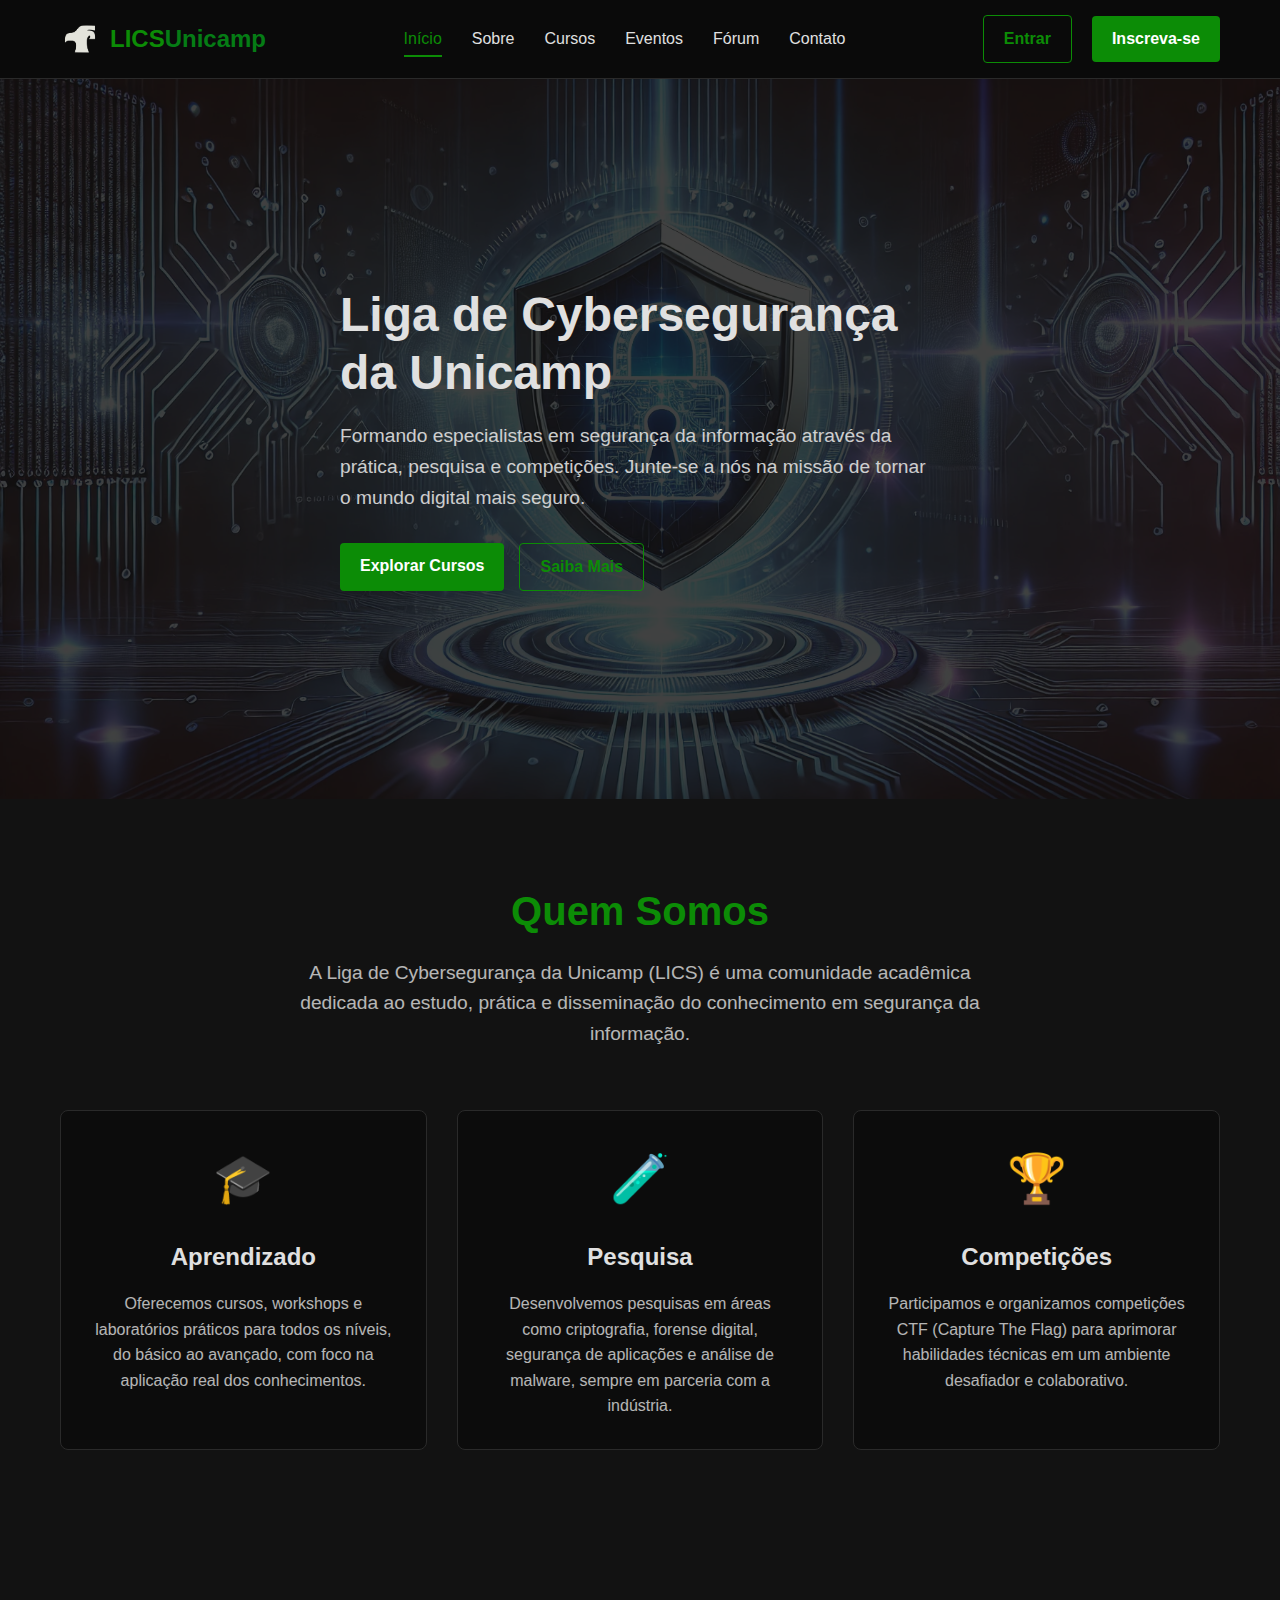
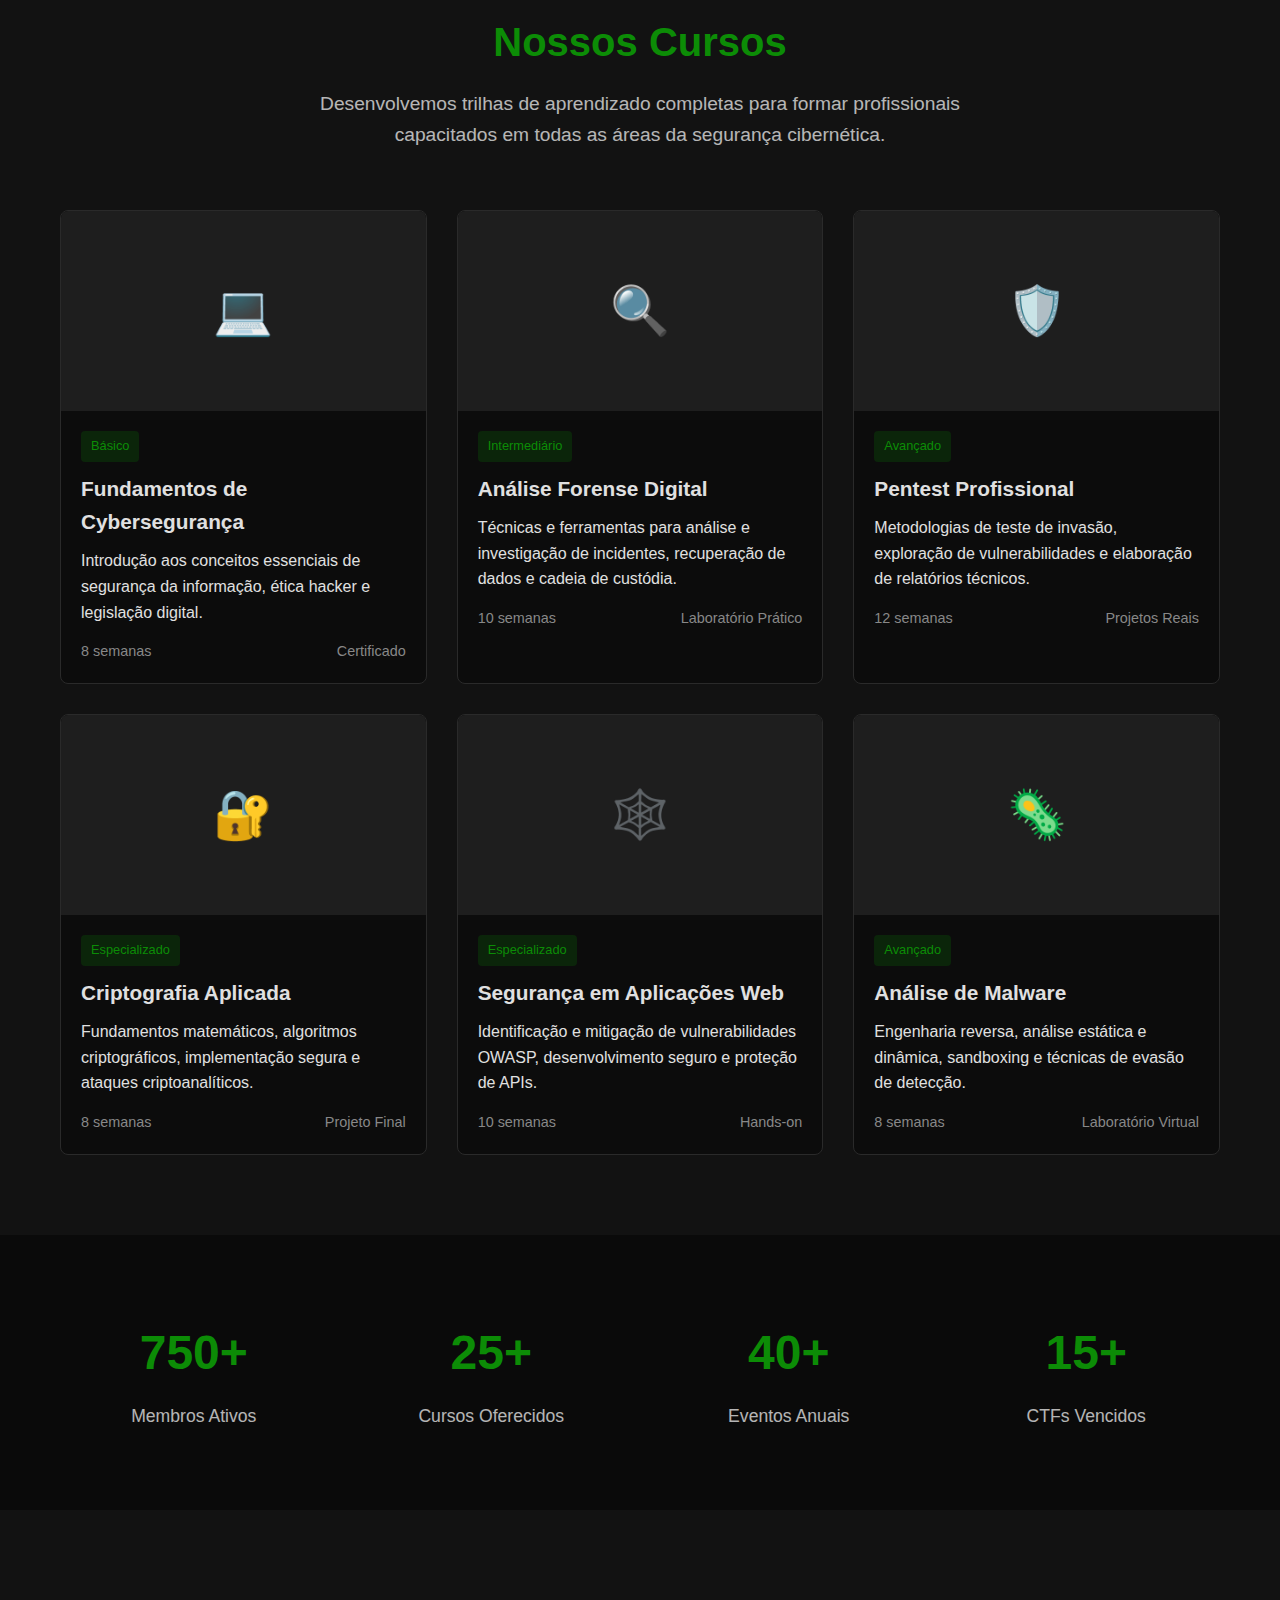
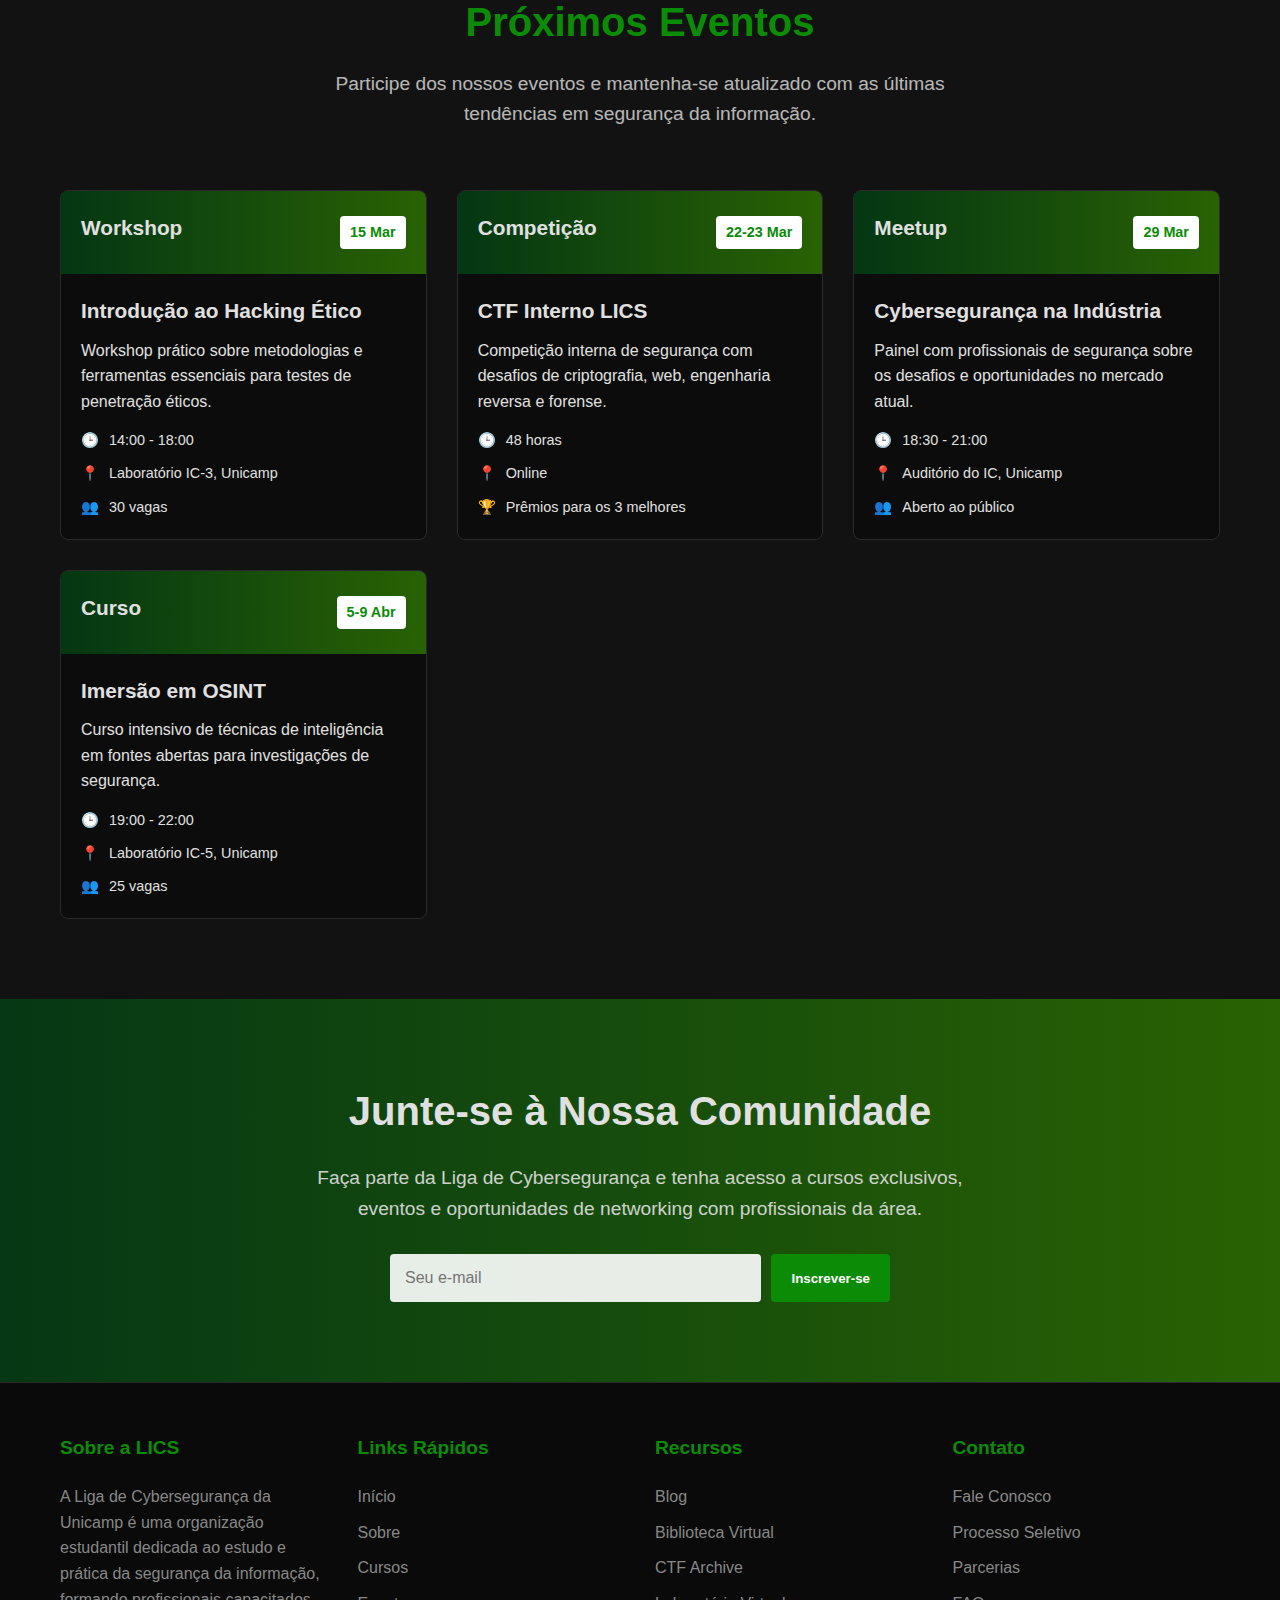
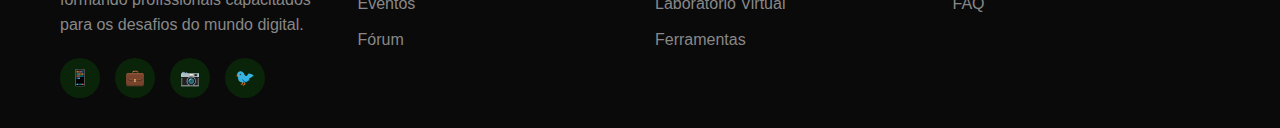
<file: index.html>
<!DOCTYPE html>
<html lang="pt-BR">

<head>
    <meta charset="UTF-8">
    <meta name="viewport" content="width=device-width, initial-scale=1.0">
    <title>LICS - Liga de Cybersegurança da Unicamp</title>
    <link rel="stylesheet" type="text/css" href="static/css/index.css" />
   
</head>

<body>
    <header>
        <div class="container header-content">
            <div class="logo">
                <img src="static/img/imgLogo.png">
                <div class="logo-text">LICS<span>Unicamp</span></div>
            </div>

            <nav class="main-nav">
                <a href="#" class="nav-link active">Início</a>
                <a href="#sobre" class="nav-link">Sobre</a>
                <a href="#cursos" class="nav-link">Cursos</a>
                <a href="#eventos" class="nav-link">Eventos</a>
                <a href="/templates/lics-forum.html" class="nav-link">Fórum</a>
                <a href="#contato" class="nav-link">Contato</a>
            </nav>

            <div class="user-nav">
                <a href="/templates/lics-authentication.html" id="loginbtn" class="btn btn-outline">Entrar</a>
                <a href="/templates/lics-authentication.html#register" id="registerbtn" class="btn">Inscreva-se</a>
            </div>
        </div>
    </header>

    <section class="hero">
        <div class="container">
            <div class="hero-content">
                <h1>Liga de Cybersegurança da Unicamp</h1>
                <p>Formando especialistas em segurança da informação através da prática, pesquisa e competições. Junte-se a nós na missão de tornar o mundo digital mais seguro.</p>
                <div class="hero-buttons">
                    <a href="#cursos" class="btn">Explorar Cursos</a>
                    <a href="#sobre" class="btn btn-outline">Saiba Mais</a>
                </div>
            </div>
        </div>
    </section>

    <section id="sobre" class="section">
        <div class="container">
            <div class="section-header">
                <h2 class="section-title">Quem Somos</h2>
                <p class="section-subtitle">A Liga de Cybersegurança da Unicamp (LICS) é uma comunidade acadêmica dedicada ao estudo, prática e disseminação do conhecimento em segurança da informação.</p>
            </div>

            <div class="about-grid">
                <div class="about-card">
                    <div class="about-icon">🎓</div>
                    <h3>Aprendizado</h3>
                    <p>Oferecemos cursos, workshops e laboratórios práticos para todos os níveis, do básico ao avançado, com foco na aplicação real dos conhecimentos.</p>
                </div>

                <div class="about-card">
                    <div class="about-icon">🧪</div>
                    <h3>Pesquisa</h3>
                    <p>Desenvolvemos pesquisas em áreas como criptografia, forense digital, segurança de aplicações e análise de malware, sempre em parceria com a indústria.</p>
                </div>

                <div class="about-card">
                    <div class="about-icon">🏆</div>
                    <h3>Competições</h3>
                    <p>Participamos e organizamos competições CTF (Capture The Flag) para aprimorar habilidades técnicas em um ambiente desafiador e colaborativo.</p>
                </div>
            </div>
        </div>
    </section>

    <section id="cursos" class="section">
        <div class="container">
            <div class="section-header">
                <h2 class="section-title">Nossos Cursos</h2>
                <p class="section-subtitle">Desenvolvemos trilhas de aprendizado completas para formar profissionais capacitados em todas as áreas da segurança cibernética.</p>
            </div>

            <div class="courses-container">
                <div class="course-card">
                    <div class="course-image">💻</div>
                    <div class="course-content">
                        <span class="course-badge">Básico</span>
                        <h3>Fundamentos de Cybersegurança</h3>
                        <p>Introdução aos conceitos essenciais de segurança da informação, ética hacker e legislação digital.</p>
                        <div class="course-info">
                            <span>8 semanas</span>
                            <span>Certificado</span>
                        </div>
                    </div>
                </div>

                <div class="course-card">
                    <div class="course-image">🔍</div>
                    <div class="course-content">
                        <span class="course-badge">Intermediário</span>
                        <h3>Análise Forense Digital</h3>
                        <p>Técnicas e ferramentas para análise e investigação de incidentes, recuperação de dados e cadeia de custódia.</p>
                        <div class="course-info">
                            <span>10 semanas</span>
                            <span>Laboratório Prático</span>
                        </div>
                    </div>
                </div>

                <div class="course-card">
                    <div class="course-image">🛡️</div>
                    <div class="course-content">
                        <span class="course-badge">Avançado</span>
                        <h3>Pentest Profissional</h3>
                        <p>Metodologias de teste de invasão, exploração de vulnerabilidades e elaboração de relatórios técnicos.</p>
                        <div class="course-info">
                            <span>12 semanas</span>
                            <span>Projetos Reais</span>
                        </div>
                    </div>
                </div>

                <div class="course-card">
                    <div class="course-image">🔐</div>
                    <div class="course-content">
                        <span class="course-badge">Especializado</span>
                        <h3>Criptografia Aplicada</h3>
                        <p>Fundamentos matemáticos, algoritmos criptográficos, implementação segura e ataques criptoanalíticos.</p>
                        <div class="course-info">
                            <span>8 semanas</span>
                            <span>Projeto Final</span>
                        </div>
                    </div>
                </div>

                <div class="course-card">
                    <div class="course-image">🕸️</div>
                    <div class="course-content">
                        <span class="course-badge">Especializado</span>
                        <h3>Segurança em Aplicações Web</h3>
                        <p>Identificação e mitigação de vulnerabilidades OWASP, desenvolvimento seguro e proteção de APIs.</p>
                        <div class="course-info">
                            <span>10 semanas</span>
                            <span>Hands-on</span>
                        </div>
                    </div>
                </div>

                <div class="course-card">
                    <div class="course-image">🦠</div>
                    <div class="course-content">
                        <span class="course-badge">Avançado</span>
                        <h3>Análise de Malware</h3>
                        <p>Engenharia reversa, análise estática e dinâmica, sandboxing e técnicas de evasão de detecção.</p>
                        <div class="course-info">
                            <span>8 semanas</span>
                            <span>Laboratório Virtual</span>
                        </div>
                    </div>
                </div>
            </div>
        </div>
    </section>

    <section class="numbers-section">
        <div class="container">
            <div class="numbers-grid">
                <div class="number-item">
                    <div class="number-value">750+</div>
                    <div class="number-label">Membros Ativos</div>
                </div>
                <div class="number-item">
                    <div class="number-value">25+</div>
                    <div class="number-label">Cursos Oferecidos</div>
                </div>
                <div class="number-item">
                    <div class="number-value">40+</div>
                    <div class="number-label">Eventos Anuais</div>
                </div>
                <div class="number-item">
                    <div class="number-value">15+</div>
                    <div class="number-label">CTFs Vencidos</div>
                </div>
            </div>
        </div>
    </section>

    <section id="eventos" class="section">
        <div class="container">
            <div class="section-header">
                <h2 class="section-title">Próximos Eventos</h2>
                <p class="section-subtitle">Participe dos nossos eventos e mantenha-se atualizado com as últimas tendências em segurança da informação.</p>
            </div>

            <div class="events-container">
                <div class="event-card">
                    <div class="event-header">
                        <h3>Workshop</h3>
                        <div class="event-date">15 Mar</div>
                    </div>
                    <div class="event-content">
                        <h3>Introdução ao Hacking Ético</h3>
                        <p>Workshop prático sobre metodologias e ferramentas essenciais para testes de penetração éticos.</p>
                        <div class="event-details">
                            <div class="event-detail">
                                <span class="event-icon">🕒</span>
                                <span>14:00 - 18:00</span>
                            </div>
                            <div class="event-detail">
                                <span class="event-icon">📍</span>
                                <span>Laboratório IC-3, Unicamp</span>
                            </div>
                            <div class="event-detail">
                                <span class="event-icon">👥</span>
                                <span>30 vagas</span>
                            </div>
                        </div>
                    </div>
                </div>

                <div class="event-card">
                    <div class="event-header">
                        <h3>Competição</h3>
                        <div class="event-date">22-23 Mar</div>
                    </div>
                    <div class="event-content">
                        <h3>CTF Interno LICS</h3>
                        <p>Competição interna de segurança com desafios de criptografia, web, engenharia reversa e forense.</p>
                        <div class="event-details">
                            <div class="event-detail">
                                <span class="event-icon">🕒</span>
                                <span>48 horas</span>
                            </div>
                            <div class="event-detail">
                                <span class="event-icon">📍</span>
                                <span>Online</span>
                            </div>
                            <div class="event-detail">
                                <span class="event-icon">🏆</span>
                                <span>Prêmios para os 3 melhores</span>
                            </div>
                        </div>
                    </div>
                </div>

                <div class="event-card">
                    <div class="event-header">
                        <h3>Meetup</h3>
                        <div class="event-date">29 Mar</div>
                    </div>
                    <div class="event-content">
                        <h3>Cybersegurança na Indústria</h3>
                        <p>Painel com profissionais de segurança sobre os desafios e oportunidades no mercado atual.</p>
                        <div class="event-details">
                            <div class="event-detail">
                                <span class="event-icon">🕒</span>
                                <span>18:30 - 21:00</span>
                            </div>
                            <div class="event-detail">
                                <span class="event-icon">📍</span>
                                <span>Auditório do IC, Unicamp</span>
                            </div>
                            <div class="event-detail">
                                <span class="event-icon">👥</span>
                                <span>Aberto ao público</span>
                            </div>
                        </div>
                    </div>
                </div>

                <div class="event-card">
                    <div class="event-header">
                        <h3>Curso</h3>
                        <div class="event-date">5-9 Abr</div>
                    </div>
                    <div class="event-content">
                        <h3>Imersão em OSINT</h3>
                        <p>Curso intensivo de técnicas de inteligência em fontes abertas para investigações de segurança.</p>
                        <div class="event-details">
                            <div class="event-detail">
                                <span class="event-icon">🕒</span>
                                <span>19:00 - 22:00</span>
                            </div>
                            <div class="event-detail">
                                <span class="event-icon">📍</span>
                                <span>Laboratório IC-5, Unicamp</span>
                            </div>
                            <div class="event-detail">
                                <span class="event-icon">👥</span>
                                <span>25 vagas</span>
                            </div>
                        </div>
                    </div>
                </div>
            </div>
        </div>
    </section>

    <section class="join-section">
        <div class="container">
            <h2 class="join-title">Junte-se à Nossa Comunidade</h2>
            <p class="join-subtitle">Faça parte da Liga de Cybersegurança e tenha acesso a cursos exclusivos, eventos e oportunidades de networking com profissionais da área.</p>
            <div class="join-form">
                <input type="email" placeholder="Seu e-mail" class="join-input">
                <button class="btn">Inscrever-se</button>
            </div>
        </div>
    </section>

    <footer>
        <div class="container">
            <div class="footer-content">
                <div class="footer-column">
                    <h3>Sobre a LICS</h3>
                    <p style="color: #888; margin-bottom: 15px;">
                        A Liga de Cybersegurança da Unicamp é uma organização estudantil dedicada ao estudo e prática da segurança da informação, formando profissionais capacitados para os desafios do mundo digital.
                    </p>
                    <div class="social-links">
                        <a href="#" class="social-icon">📱</a>
                        <a href="#" class="social-icon">💼</a>
                        <a href="#" class="social-icon">📷</a>
                        <a href="#" class="social-icon">🐦</a>
                    </div>
                </div>

                <div class="footer-column">
                    <h3>Links Rápidos</h3>
                    <ul class="footer-links">
                        <li><a href="#" class="footer-link">Início</a></li>
                        <li><a href="#sobre" class="footer-link">Sobre</a></li>
                        <li><a href="#cursos" class="footer-link">Cursos</a></li>
                        <li><a href="#eventos" class="footer-link">Eventos</a></li>
                        <li><a href="#fórum" class="footer-link">Fórum</a></li>
                    </ul>
                </div>

                <div class="footer-column">
                    <h3>Recursos</h3>
                    <ul class="footer-links">
                        <li><a href="#" class="footer-link">Blog</a></li>
                        <li><a href="#" class="footer-link">Biblioteca Virtual</a></li>
                        <li><a href="#" class="footer-link">CTF Archive</a></li>
                        <li><a href="#" class="footer-link">Laboratório Virtual</a></li>
                        <li><a href="#" class="footer-link">Ferramentas</a></li>
                    </ul>
                </div>

                <div class="footer-column">
                    <h3>Contato</h3>
                    <ul class="footer-links">
                        <li><a href="#" class="footer-link">Fale Conosco</a></li>
                        <li><a href="#" class="footer-link">Processo Seletivo</a></li>
                        <li><a href="#" class="footer-link">Parcerias</a></li>
                        <li><a href="#" class="footer-link">FAQ</a></li>
                    </ul>
                </div>
            </div>
        </div>
    </footer>
</body>
</html>
</file>
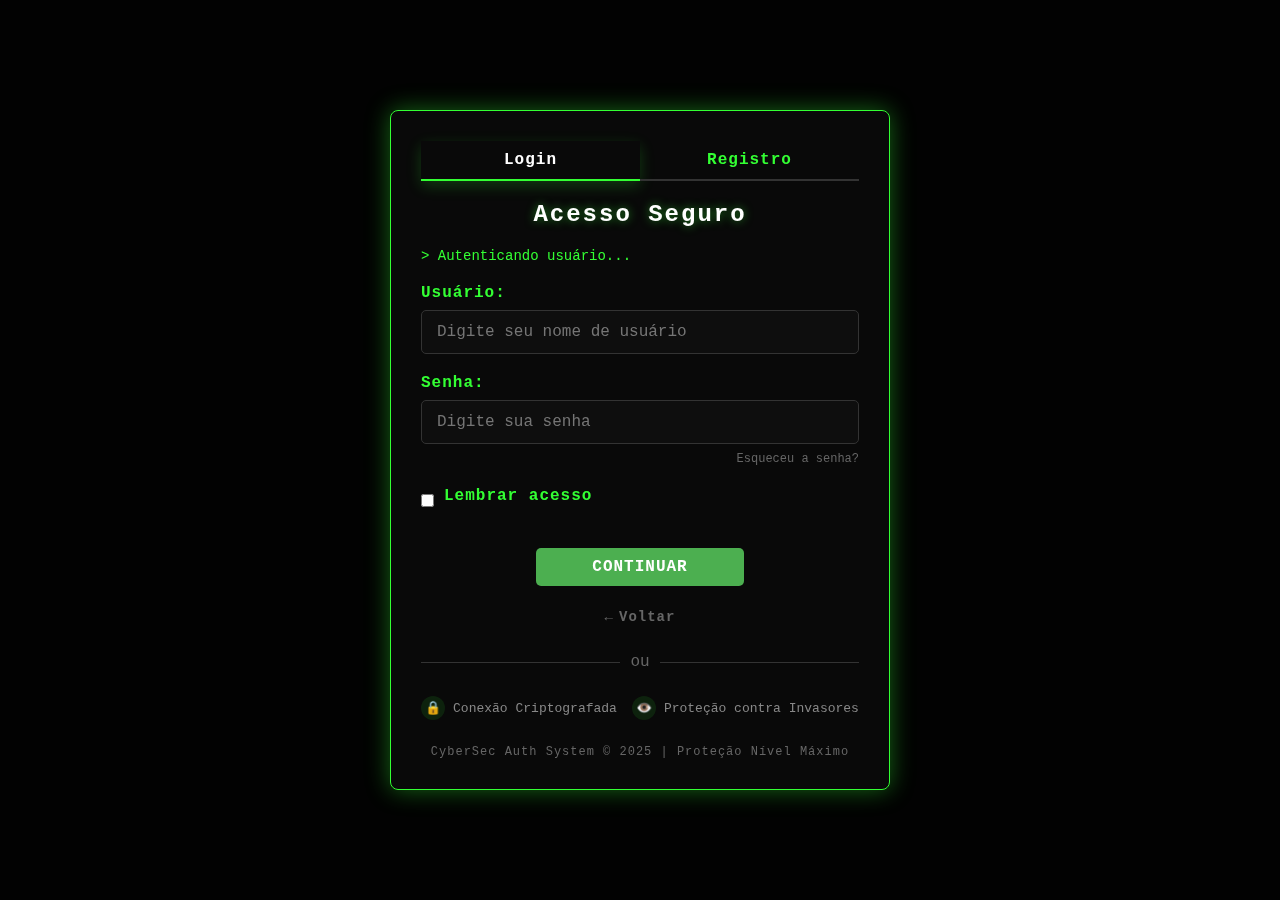
<file: templates/lics-authentication.html>
<!DOCTYPE html>
<html lang="pt-br">

<head>
    <meta charset="UTF-8">
    <meta name="viewport" content="width=device-width, initial-scale=1.0">
    <title>CyberSec Auth</title>
    <link rel="stylesheet" type="text/css" href="/static/css/authentication.css" />
    <script src="/static/js/authentication.js"></script>

</head>

<body>
    <canvas id="matrix"></canvas>

    <div class="container">
        <div class="tabs">
            <div class="tab active" data-tab="login">Login</div>
            <div class="tab" data-tab="register">Registro</div>
        </div>

        <div class="form-container active" id="login">
            <h2>Acesso Seguro</h2>
            <div class="terminal-effect">Autenticando usuário...</div>

            <form id="login-form">
                <div class="input-group">
                    <label for="login-username">Usuário:</label>
                    <input type="text" id="login-username" placeholder="Digite seu nome de usuário" required>
                </div>

                <div class="input-group">
                    <label for="login-password">Senha:</label>
                    <div class="password-wrapper">
                        <input type="password" id="login-password" placeholder="Digite sua senha" required>

                    </div>
                    <div class="error-message" id="login-error">Credenciais inválidas. Tentativa registrada.</div>
                    <div class="forgot-password">
                        <a href="#">Esqueceu a senha?</a>
                    </div>
                </div>

                <div class="input-group">
                    <div class="checkbox-wrapper">
                        <input type="checkbox" id="remember-me">
                        <label for="remember-me">Lembrar acesso</label>
                    </div>
                </div>

                <div class="actions">
                    <button type="submit">CONTINUAR</button>
                    <button type="button" class="back-button" onclick="goBack()">Voltar</button>
                </div>
            </form>

            <div class="separator">ou</div>

            <div class="security-features">
                <div class="security-feature">
                    <div class="security-icon">🔒</div> Conexão Criptografada
                </div>
                <div class="security-feature">
                    <div class="security-icon">👁️</div> Proteção contra Invasores
                </div>
            </div>
        </div>

        <div class="form-container" id="register">
            <h2>Criar Conta Segura</h2>
            <div class="terminal-effect">Inicializando registro seguro...</div>

            <form id="register-form">
                <div class="input-group">
                    <label for="register-username">Usuário:</label>
                    <input type="text" id="register-username" placeholder="Escolha um nome de usuário" required>
                </div>

                <div class="input-group">
                    <label for="register-email">E-mail:</label>
                    <input type="email" id="register-email" placeholder="Seu e-mail" required>
                </div>

                <div class="input-group">
                    <label for="register-password">Senha:</label>
                    <div class="password-wrapper">
                        <input type="password" id="register-password" class="password-input"
                            placeholder="Crie uma senha forte" required>

                    </div>
                    <div class="password-strength"><span></span></div>
                </div>

                <div class="input-group">
                    <label for="register-confirm">Confirmar Senha:</label>
                    <div class="password-wrapper">
                        <input type="password" id="register-confirm" placeholder="Confirme sua senha" required>

                    </div>
                    <div class="error-message" id="password-match-error">As senhas não correspondem.</div>
                </div>

                <div class="input-group">
                    <div class="checkbox-wrapper">
                        <input type="checkbox" id="terms" required>
                        <label for="terms">Aceito os termos de proteção de dados</label>
                    </div>
                </div>


                <div class="actions">
                    <button type="submit" id="teste">REGISTRAR</button>
                    <button type="button" class="back-button" onclick="goBack()">Voltar</button>
                </div>
            </form>

            <div class="security-features">
                <div class="security-feature">
                    <div class="security-icon">🔒</div> Criptografia de Ponta a Ponta
                </div>
                <div class="security-feature">
                    <div class="security-icon">🛡️</div> Proteção Avançada
                </div>
            </div>
        </div>

        <div class="footer">
            CyberSec Auth System © 2025 | Proteção Nível Máximo
        </div>
    </div>


    <div id="caixaMensagem" class="caixa">
        <div class="conteudo">
            <p id="message">Esta é a sua mensagem!</p>
            <button id="fecharCaixa">Fechar</button>
        </div>
    </div>


    <script>
        function goBack() {
            window.location.href = "../index.html"; // Redireciona para a rota 'index'
        }



        document.getElementById("register-form").addEventListener("submit", async function (event) {
            event.preventDefault(); // Impede o envio padrão do formulário

            // Obter o elemento da caixa de mensagem
            const caixaMensagem = document.getElementById('caixaMensagem');
            let larguraViewport = window.innerWidth;
            let valor1wPx = larguraViewport / 100;  // Valor de 1vw em pixels

            // Função para centralizar a caixa de mensagem
            function cetralizarCaixa() {
                let TamanhoCaixa = caixaMensagem.offsetWidth;  // Obtém a largura da caixa de mensagem
                TamanhoCaixa = TamanhoCaixa / 2;  // Divide por 2 para encontrar o ponto central
                let TamanhoCaixaPorcentagem = TamanhoCaixa / valor1wPx;  // Converte a largura para porcentagem
                caixaMensagem.style.left = (50 - TamanhoCaixaPorcentagem) + '%';  // Ajusta a posição para centralizar
            }

            // Obter os valores de email e senha do formulário
            const email = document.getElementById("register-email").value;
            const password = document.getElementById("register-password").value;
            const message = document.getElementById("message");  // Elemento para exibir a mensagem de status

            try {
                // Iniciar requisição de registro
                const response = await fetch("https://cybersecuritylics.onrender.com/register", {
                    method: "POST",
                    headers: {
                        "Content-Type": "application/json"
                    },
                    body: JSON.stringify({ email, password })  // Envia os dados de email e senha como JSON
                });

                // Converter a resposta da API para JSON
                const data = await response.json();

                // Verificar se a resposta da API foi bem-sucedida e se o email não foi registrado
                if (response.ok && data.exists !== true) {
                    message.innerText = "Usuário registrado com sucesso!";  // Exibe mensagem de sucesso
                    message.style.color = "green";  // Altera a cor para verde
                    caixaMensagem.style.display = 'block';  // Torna a caixa de mensagem visível
                    cetralizarCaixa();  // Centraliza a caixa de mensagem
                } else {
                    message.innerText = data.message || "Erro desconhecido";  // Exibe mensagem de erro, se houver
                    message.style.color = "whithe";  // Altera a cor do texto para branco
                    caixaMensagem.style.display = 'block';  // Torna a caixa de mensagem visível
                    cetralizarCaixa();  // Centraliza a caixa de mensagem
                }
            } catch (error) {
                // Caso ocorra algum erro na requisição, exibe a mensagem de erro
                console.error("Erro de requisição:", error);  // Exibe o erro no console
                message.innerText = "Erro ao tentar registrar. Tente novamente mais tarde.";  // Mensagem de erro
                message.style.color = "red";  // Altera a cor para vermelho
                caixaMensagem.style.display = 'block';  // Torna a caixa de mensagem visível
                cetralizarCaixa();  // Centraliza a caixa de mensagem
            }
        });

    </script>
</body>

</html>
</file>
<file: static/css/index.css>
:root {
            --primary: #0c8c06;
            --secondary: rgb(41, 98, 3);
            --dark: #014315c6;
            --light: #caf0f8;
            --accent: rgb(5, 124, 21);
            --danger: #e63946;
            --success: #2a9d8f;
            --text: #e0e0e0;
            --bg-dark: #121212;
            --bg-darker: #0a0a0a;
            --bg-light: #1e1e1e;
            --card-bg: rgb(12, 12, 12);
            --border: #2a2a2a;
        }

        * {
            margin: 0;
            padding: 0;
            box-sizing: border-box;
            font-family: 'Segoe UI', Tahoma, Geneva, Verdana, sans-serif;
        }

        body {
            background-color: var(--bg-dark);
            color: var(--text);
            line-height: 1.6;
        }

        .container {
            max-width: 1200px;
            margin: 0 auto;
            padding: 0 20px;
        }

        /* Header */
        header {
            background-color: var(--bg-darker);
            border-bottom: 1px solid var(--border);
            padding: 15px 0;
            position: sticky;
            top: 0;
            z-index: 100;
        }

        .header-content {
            display: flex;
            justify-content: space-between;
            align-items: center;
        }

        .logo {
            display: flex;
            align-items: center;
            gap: 10px;
        }

        .logo img {
            height: 40px;
        }

        .logo-text {
            font-size: 1.5rem;
            font-weight: 700;
            color: var(--primary);
        }

        .logo-text span {
            color: var(--accent);
        }

        .main-nav {
            display: flex;
            gap: 30px;
        }

        .nav-link {
            color: var(--text);
            text-decoration: none;
            font-weight: 500;
            transition: color 0.2s;
        }

        .nav-link:hover {
            color: var(--primary);
        }

        .nav-link.active {
            color: var(--primary);
            position: relative;
        }

        .nav-link.active::after {
            content: '';
            position: absolute;
            bottom: -5px;
            left: 0;
            width: 100%;
            height: 2px;
            background-color: var(--primary);
        }

        .user-nav {
            display: flex;
            align-items: center;
            gap: 20px;
        }

        .btn {
            display: inline-block;
            padding: 10px 20px;
            background-color: var(--primary);
            color: white;
            border: none;
            border-radius: 4px;
            cursor: pointer;
            font-weight: 600;
            text-decoration: none;
            transition: background-color 0.2s;
        }

        .btn:hover {
            background-color: var(--secondary);
        }

        .btn-outline {
            background-color: transparent;
            border: 1px solid var(--primary);
            color: var(--primary);
        }

        .btn-outline:hover {
            background-color: var(--primary);
            color: white;
        }

        /* Hero Section */
        .hero {
            height: 80vh;
            display: flex;
            align-items: center;
            position: relative;
            overflow: hidden;
        }

        .hero::before {
            content: '';
            position: absolute;
            top: 0;
            left: 0;
            width: 100%;
            height: 100%;
            background: url('../img/imgPrincipal.jpg') no-repeat center center;
            background-size: cover;
            opacity: 0.2;
            z-index: -1;
        }

        .hero-content {
            max-width: 600px;
        }

        .hero h1 {
            font-size: 3rem;
            margin-bottom: 20px;
            line-height: 1.2;
        }

        .hero p {
            font-size: 1.2rem;
            margin-bottom: 30px;
            opacity: 0.9;
        }

        .hero-buttons {
            display: flex;
            gap: 15px;
        }

        /* About Section */
        .section {
            padding: 80px 0;
        }

        .section-header {
            text-align: center;
            margin-bottom: 60px;
        }

        .section-title {
            font-size: 2.5rem;
            color: var(--primary);
            margin-bottom: 15px;
        }

        .section-subtitle {
            font-size: 1.2rem;
            max-width: 700px;
            margin: 0 auto;
            opacity: 0.8;
        }

        .about-grid {
            display: grid;
            grid-template-columns: repeat(3, 1fr);
            gap: 30px;
        }

        .about-card {
            background-color: var(--card-bg);
            border-radius: 8px;
            padding: 30px;
            border: 1px solid var(--border);
            text-align: center;
            transition: transform 0.3s, border-color 0.3s;
        }

        .about-card:hover {
            transform: translateY(-10px);
            border-color: var(--primary);
        }

        .about-icon {
            font-size: 3rem;
            color: var(--primary);
            margin-bottom: 20px;
        }

        .about-card h3 {
            font-size: 1.5rem;
            margin-bottom: 15px;
        }

        .about-card p {
            opacity: 0.8;
        }

        /* Courses Section */
        .courses-container {
            display: grid;
            grid-template-columns: repeat(auto-fill, minmax(350px, 1fr));
            gap: 30px;
        }

        .course-card {
            background-color: var(--card-bg);
            border-radius: 8px;
            overflow: hidden;
            border: 1px solid var(--border);
            transition: transform 0.3s;
        }

        .course-card:hover {
            transform: translateY(-10px);
        }

        .course-image {
            height: 200px;
            background-color: var(--bg-light);
            display: flex;
            align-items: center;
            justify-content: center;
            font-size: 3rem;
            color: var(--primary);
        }

        .course-content {
            padding: 20px;
        }

        .course-badge {
            display: inline-block;
            padding: 5px 10px;
            background-color: rgba(12, 140, 6, 0.2);
            color: var(--primary);
            border-radius: 4px;
            font-size: 0.8rem;
            margin-bottom: 10px;
        }

        .course-card h3 {
            font-size: 1.3rem;
            margin-bottom: 10px;
        }

        .course-info {
            display: flex;
            justify-content: space-between;
            margin-top: 15px;
            font-size: 0.9rem;
            color: #888;
        }

        /* Events Section */
        .events-container {
            display: grid;
            grid-template-columns: repeat(auto-fill, minmax(300px, 1fr));
            gap: 30px;
        }

        .event-card {
            background-color: var(--card-bg);
            border-radius: 8px;
            overflow: hidden;
            border: 1px solid var(--border);
            transition: transform 0.3s;
        }

        .event-card:hover {
            transform: translateY(-10px);
        }

        .event-header {
            padding: 20px;
            background: linear-gradient(90deg, var(--dark) 0%, var(--secondary) 100%);
            display: flex;
            justify-content: space-between;
            align-items: center;
        }

        .event-date {
            background-color: white;
            color: var(--primary);
            padding: 5px 10px;
            border-radius: 4px;
            font-weight: 600;
            font-size: 0.9rem;
        }

        .event-content {
            padding: 20px;
        }

        .event-card h3 {
            font-size: 1.3rem;
            margin-bottom: 10px;
        }

        .event-details {
            display: flex;
            flex-direction: column;
            gap: 10px;
            margin-top: 15px;
        }

        .event-detail {
            display: flex;
            align-items: center;
            gap: 10px;
            font-size: 0.9rem;
        }

        .event-icon {
            color: var(--primary);
        }

        /* Numbers Section */
        .numbers-section {
            background-color: var(--bg-darker);
            padding: 80px 0;
        }

        .numbers-grid {
            display: grid;
            grid-template-columns: repeat(4, 1fr);
            gap: 30px;
        }

        .number-item {
            text-align: center;
        }

        .number-value {
            font-size: 3rem;
            font-weight: 700;
            color: var(--primary);
            margin-bottom: 10px;
        }

        .number-label {
            font-size: 1.1rem;
            opacity: 0.8;
        }

        /* Join Section */
        .join-section {
            background: linear-gradient(90deg, var(--dark) 0%, var(--secondary) 100%);
            padding: 80px 0;
            text-align: center;
        }

        .join-title {
            font-size: 2.5rem;
            margin-bottom: 20px;
        }

        .join-subtitle {
            font-size: 1.2rem;
            max-width: 700px;
            margin: 0 auto 30px;
            opacity: 0.9;
        }

        .join-form {
            max-width: 500px;
            margin: 0 auto;
            display: flex;
            gap: 10px;
        }

        .join-input {
            flex: 1;
            padding: 15px;
            border-radius: 4px;
            border: none;
            background-color: rgba(255, 255, 255, 0.9);
            font-size: 1rem;
        }
        


        /* Footer */
        footer {
            background-color: var(--bg-darker);
            border-top: 1px solid var(--border);
            padding: 50px 0 30px;
        }

        .footer-content {
            display: grid;
            grid-template-columns: repeat(auto-fit, minmax(250px, 1fr));
            gap: 30px;
        }

        .footer-column h3 {
            color: var(--primary);
            margin-bottom: 20px;
            font-size: 1.2rem;
        }

        .footer-links {
            list-style: none;
            display: flex;
            flex-direction: column;
            gap: 10px;
        }

        .footer-link {
            color: #888;
            text-decoration: none;
            transition: color 0.2s;
        }

        .footer-link:hover {
            color: var(--primary);
        }

        .social-links {
            display: flex;
            gap: 15px;
            margin-top: 20px;
        }

        .social-icon {
            width: 40px;
            height: 40px;
            border-radius: 50%;
            background-color: rgba(12, 140, 6, 0.2);
            display: flex;
            align-items: center;
            justify-content: center;
            color: var(--primary);
            text-decoration: none;
            transition: background-color 0.2s;
        }

        .social-icon:hover {
            background-color: var(--primary);
            color: white;
        }

        .copyright {
            text-align: center;
            margin-top: 40px;
            padding-top: 20px;
            border-top: 1px solid var(--border);
            color: #666;
        }

        /* Responsive */
        @media (max-width: 900px) {
            .header-content {
                flex-direction: column;
                gap: 20px;
            }

            .main-nav {
                margin-top: 20px;
                justify-content: center;
                flex-wrap: wrap;
            }

            .hero {
                height: auto;
                padding: 100px 0;
            }

            .hero-content {
                text-align: center;
                margin: 0 auto;
            }

            .hero-buttons {
                justify-content: center;
            }

            .about-grid,
            .numbers-grid {
                grid-template-columns: 1fr;
            }

            .courses-container,
            .events-container {
                grid-template-columns: 1fr;
            }
        }

        @media (max-width: 600px) {
            .join-form {
                flex-direction: column;
            }
        }
</file>
<file: static/css/authentication.css>
* {
    margin: 0;
    padding: 0;
    box-sizing: border-box;
    font-family: 'Courier New', monospace;
}

body {
    background-color: #0a0a0a;
    color: #33ff33;
    display: flex;
    justify-content: center;
    align-items: center;
    min-height: 100vh;
    overflow: hidden;
    position: relative;
}

canvas {
    position: absolute;
    top: 0;
    left: 0;
    z-index: 0;
}

.container {
    position: relative;
    z-index: 1;
    background-color: rgba(10, 10, 10, 0.9);
    padding: 30px;
    border-radius: 8px;
    width: 500px;
    border: 1px solid #33ff33;
    box-shadow: 0 0 25px rgba(51, 255, 51, 0.4);
    backdrop-filter: blur(5px);
}

.tabs {
    display: flex;
    margin-bottom: 20px;
}

.tab {
    flex: 1;
    text-align: center;
    padding: 10px;
    cursor: pointer;
    border-bottom: 2px solid #333;
    transition: all 0.3s ease;
    font-weight: bold;
    letter-spacing: 1px;
}

.tab.active {
    color: #fff;
    border-bottom: 2px solid #33ff33;
    box-shadow: 0 5px 15px rgba(51, 255, 51, 0.2);
}

.form-container {
    display: none;
}

.form-container.active {
    display: block;
    animation: fadeIn 0.5s ease;
}

@keyframes fadeIn {
    from {
        opacity: 0;
        transform: translateY(10px);
    }

    to {
        opacity: 1;
        transform: translateY(0);
    }
}

h2 {
    text-align: center;
    margin-bottom: 20px;
    color: #fff;
    text-shadow: 0 0 10px rgba(51, 255, 51, 0.5);
    letter-spacing: 2px;
}

.input-group {
    margin-bottom: 20px;
    position: relative;
}

label {
    display: block;
    margin-bottom: 8px;
    font-weight: bold;
    letter-spacing: 1px;
}

input {
    width: 100%;
    padding: 12px 15px;
    background-color: rgba(17, 17, 17, 0.7);
    border: 1px solid #333;
    color: #33ff33;
    border-radius: 5px;
    outline: none;
    transition: all 0.3s ease;
    font-size: 16px;
}

input:focus {
    border-color: #33ff33;
    box-shadow: 0 0 10px rgba(51, 255, 51, 0.5);
    background-color: rgba(17, 17, 17, 0.9);
}

button {
    width: 13rem;
    padding: 14px;
    background-color: rgba(17, 17, 17, 0.8);
    color: #33ff33;
    border: 1px solid #33ff33;
    border-radius: 5px;
    cursor: pointer;
    margin-top: 15px;
    transition: all 0.3s ease;
    font-weight: bold;
    letter-spacing: 1px;
    font-size: 16px;
    position: relative;
    overflow: hidden;
}

button:hover {
    background-color: #33ff33;
    color: #111;
    box-shadow: 0 0 15px rgba(51, 255, 51, 0.7);
}

button:after {
    content: '';
    position: absolute;
    top: 50%;
    left: 50%;
    width: 5px;
    height: 5px;
    background: rgba(255, 255, 255, 0.5);
    opacity: 0;
    border-radius: 100%;
    transform: scale(1, 1) translate(-50%);
    transform-origin: 50% 50%;
}

button:focus:not(:active)::after {
    animation: ripple 1s ease-out;
}

@keyframes ripple {
    0% {
        transform: scale(0, 0);
        opacity: 0.5;
    }

    100% {
        transform: scale(20, 20);
        opacity: 0;
    }
}

.footer {
    text-align: center;
    margin-top: 25px;
    font-size: 12px;
    color: #666;
    letter-spacing: 1px;
}

.security-features {
    margin-top: 25px;
    font-size: 13px;
    color: #888;
    text-align: center;
    display: flex;
    justify-content: center;
    align-items: center;
    gap: 15px;
}

.security-feature {
    display: flex;
    align-items: center;
    gap: 5px;
}

.security-icon {
    display: inline-flex;
    align-items: center;
    justify-content: center;
    width: 24px;
    height: 24px;
    background-color: rgba(51, 255, 51, 0.1);
    border-radius: 50%;
    margin-right: 3px;
}

.error-message {
    color: #ff3333;
    margin-top: 5px;
    font-size: 12px;
    display: none;
}

.password-strength {
    height: 5px;
    background-color: #333;
    margin-top: 10px;
    border-radius: 3px;
    overflow: hidden;
}

.password-strength span {
    display: block;
    height: 100%;
    width: 0;
    transition: all 0.3s ease;
}

.terminal-effect::before {
    content: '> ';
    color: #33ff33;
}

.terminal-effect {
    text-align: left;
    margin-bottom: 20px;
    animation: blink 1s step-end infinite;
    font-size: 14px;
}

@keyframes blink {
    50% {
        opacity: 0;
    }
}

.checkbox-wrapper {
    display: flex;
    align-items: center;
    gap: 10px;
}

input[type="checkbox"] {
    width: auto;
    cursor: pointer;
}

.back-button {
    background: none;
    border: none;
    color: #666;
    cursor: pointer;
    font-size: 14px;
    margin-top: 15px;
    padding: 8px 15px;
    display: inline-flex;
    align-items: center;
    justify-content: center;
    transition: all 0.3s ease;
}

.back-button:hover {
    color: #33ff33;
    background-color: rgba(51, 255, 51, 0.1);
}

.back-button::before {
    content: '←';
    margin-right: 5px;
}

.actions {
    display: flex;
    flex-direction: column;
    align-items: center;
}

.password-wrapper {
    position: relative;
    width: 100%;
}




.forgot-password {
    text-align: right;
    margin-top: 5px;
}

.forgot-password a {
    color: #666;
    font-size: 12px;
    text-decoration: none;
}

.forgot-password a:hover {
    color: #33ff33;
    text-decoration: underline;
}

.separator {
    display: flex;
    align-items: center;
    text-align: center;
    margin: 20px 0;
    color: #666;
}

.separator::before,
.separator::after {
    content: '';
    flex: 1;
    border-bottom: 1px solid #333;
}

.separator::before {
    margin-right: 10px;
}

.separator::after {
    margin-left: 10px;
}



#caixaMensagem {
    display: none;
    position: absolute;
    z-index: 100;
    top: 40%;
    
  
    background-color: rgba(0, 0, 0, 1);
    color: white;
    padding: 40px;
    border-radius: 10px;
    box-shadow: 0 4px 6px rgba(0, 0, 0, 0.3);
    font-size: 20px;
}

.conteudo {
    text-align: center;
}

button {
    background-color: #4CAF50;
    color: white;
    border: none;
    padding: 10px 20px;
    cursor: pointer;
    border-radius: 5px;
}

button:hover {
    background-color: #45a049;
}
</file>
